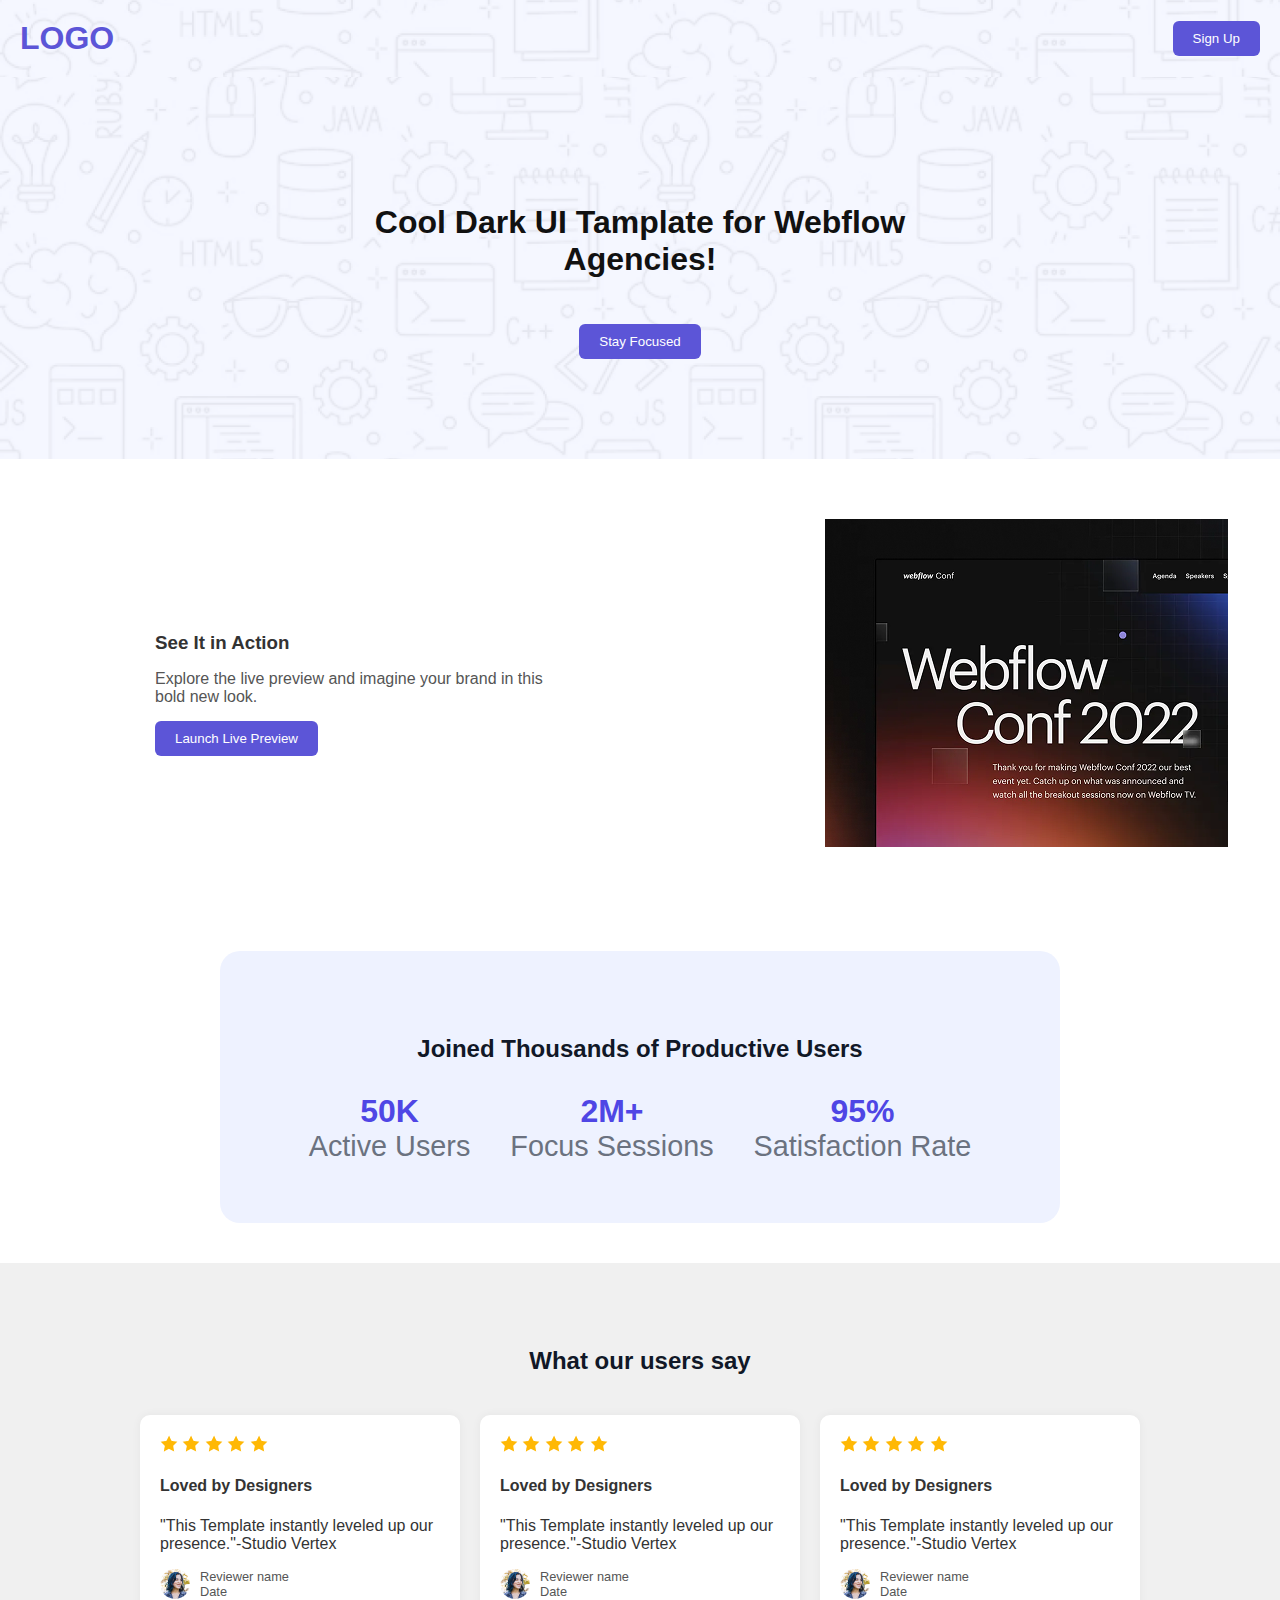
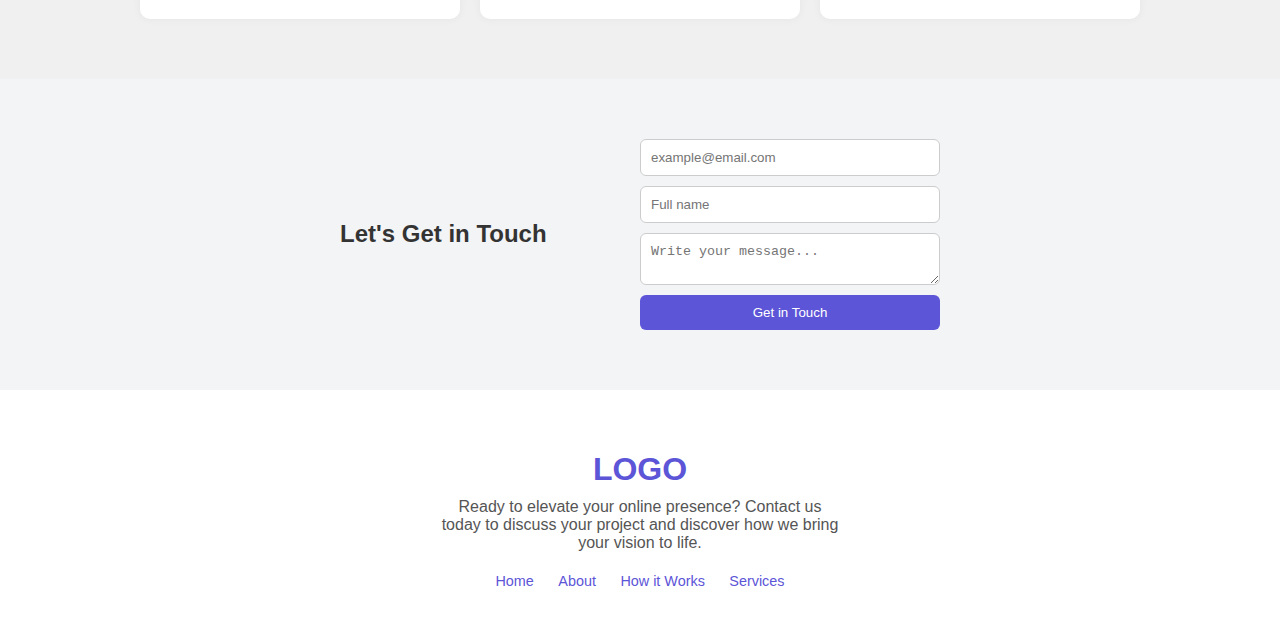
<file: index.html>
<!DOCTYPE html>
<html lang="en">
<head>
    <meta charset="UTF-8">
    <meta name="viewport" content="width=device-width, initial-scale=1.0">
    <title>Cool Dark UI Tamplate for Webflow Agencies</title>
</head>
<link rel="stylesheet" href="styles/blog.css">
<body>
    <section class="hero">
  <header>
    <h1>LOGO</h1>
    <button>Sign Up</button>
  </header>
  <div class="banner">
    <h2>Cool Dark UI Tamplate for Webflow Agencies!</h2>
    <button>Stay Focused</button>
    </div>
  </section>
  <section class="action-section">
  <div class="action-text"> 
  <h3>See It in Action</h3>
  <p>Explore the live preview and imagine your brand in this bold new look.</p>
  <button>Launch Live Preview</button>
  </div>
  <div class="action-image">
    <img src="Assets/wc-mini.png" alt="Webflow Conference">
  </div>
  </section>
  <section class="users-section">
    <h3>Joined Thousands of Productive Users</h3>
    <div class="stats">
        <div class="stat">50K <span>Active Users</span></div>
        <div class="stat">2M+ <span>Focus Sessions</span></div>
        <div class="stat">95% <span>Satisfaction Rate</span></div>
     </div>
 </section>
 <section class="feedback-section">
    <h3>What our users say</h3>
    <div class="feedback-cards">
        <div class="card">
        <div class="stars">
 <img src="Assets/icon-star.png" alt="star" class="star-icon">
        <img src="Assets/icon-star.png" alt="star" class="star-icon">
        <img src="Assets/icon-star.png" alt="star" class="star-icon">
        <img src="Assets/icon-star.png" alt="star" class="star-icon">
        <img src="Assets/icon-star.png" alt="star" class="star-icon">
    </div>
    <h4>Loved by Designers</h4>
    <p>"This Template instantly leveled up our presence."-Studio Vertex</p>
    <div class="reviewer">
<img src="Assets/avatar.png" alt="Reviewer" class="reviewer-img">
        <div>
            Reviewer name <br>
            Date
        </div>
    </div>
</div>
 <div class="card">
        <div class="stars">
        <img src="Assets/icon-star.png" alt="star" class="star-icon">
        <img src="Assets/icon-star.png" alt="star" class="star-icon">
        <img src="Assets/icon-star.png" alt="star" class="star-icon">
        <img src="Assets/icon-star.png" alt="star" class="star-icon">
        <img src="Assets/icon-star.png" alt="star" class="star-icon">
    </div>
    <h4>Loved by Designers</h4>
    <p>"This Template instantly leveled up our presence."-Studio Vertex</p>
    <div class="reviewer">
<img src="Assets/avatar.png" alt="Reviewer" class="reviewer-img">        <div>
            Reviewer name <br>
            Date
        </div>
    </div>
</div>
 <div class="card">
        <div class="stars">
        <img src="Assets/icon-star.png" alt="star" class="star-icon">
        <img src="Assets/icon-star.png" alt="star" class="star-icon">
        <img src="Assets/icon-star.png" alt="star" class="star-icon">
        <img src="Assets/icon-star.png" alt="star" class="star-icon">
        <img src="Assets/icon-star.png" alt="star" class="star-icon">
    </div>
    <!-- Another comment for 5 commit practice -->
    <h4>Loved by Designers</h4>
    <p>"This Template instantly leveled up our presence."-Studio Vertex</p>
    <div class="reviewer">
<img src="Assets/avatar.png" alt="Reviewer" class="reviewer-img">        <div>
            Reviewer name <br>
            Date
        </div>
    </div>
</div>
</div>
</section>
<!-- Added for 5 commits practice -->
<section class="contact-section">
    <div class="contact-text">Let's Get in Touch</div>
    <form class="contact-form">
    <input type="email" placeholder="example@email.com">
    <input type="text" placeholder="Full name">
    <textarea placeholder="Write your message..."></textarea>
    <button>Get in Touch</button>
    </form>
</section>
<footer>
    <!-- Final comment for 5 commit practice -->
    <h1>LOGO</h1>
    <p>Ready to elevate your online presence? Contact us today to discuss your project and discover
        how we bring your vision to life.</p>
        <div>
            <a href="#">Home</a>
            <a href="#">About</a>
            <a href="#">How it Works</a>
            <a href="#">Services</a>
        </div>
</footer>
</body>
</html>
</file>
<file: styles/blog.css>
body{
    margin: 0; font-family: 'Inter', sans-serif; color: #333;}
    header, .banner{
        background: url(../../Assets/Hero-bg.png) no-repeat center/cover; color:#111;
         padding:20px}
    header{
        display: flex; justify-content:space-between; align-items: center;}
    header h1 {
        margin: 0; color: #5c55d7;}
    header button{background: #5c55d7; color: #fff; border: none; padding:10px 20px;
        border-radius: 6px; cursor: pointer;}
    .banner{display: flex; flex-direction: column; align-items: center;justify-content: center;
        text-align: center; padding: 100px 20px ;}
    .banner h2{font-size: 2em;max-width: 600px;}
    .banner button {background: #5c55d7; color: #fff; border: none; padding:10px 20px;
    border-radius: 6px; cursor: pointer; margin-top: 20px;}

    .action-section {display: flex;align-items: center;justify-content:space-around; flex-wrap: wrap;
    padding: 60px 20px;}
    .action-text {max-width: 400px;}
    .action-text h3 {margin-bottom: 10px;}
    .action-text p {margin-bottom: 15px;color: #555;}
    .action-text button {background:#5c55d7; color: #fff; border: none; padding:10px 20px;
    border-radius: 6px; cursor: pointer;}
    .action-image {max-width: 300px;border-radius:8px;}
    
    .users-section{background:#eef2ff; text-align: center;padding: 60px 20px;border-radius: 20px;
    max-width: 800px;margin: 40px auto;}
    .users-section h3{margin-bottom: 30px; font-weight: 600;font-size: 1.5em;color: #111827;}
    .stats{display: flex;justify-content: center;flex-wrap: wrap;gap:40px;}
    .stat{font-size: 2em;color: #4f46e5; font-weight: 700;}
    .stat span {display: block;font-size: 0.9em;color: #6b7280;font-weight: 400;}
     /* Added comment for 5 commit practice */
    
    .feedback-section{background-color: #f0f0f0; /* Changed for 5 commit practice */;text-align: center;padding: 60px 20px;}
    .feedback-section h3 {margin-bottom: 40px;font-weight: 600;font-size: 1.5em;color: #111827;}
    .feedback-cards{display: flex;justify-content: center;align-items: stretch;gap: 20px;
     flex-wrap: wrap;max-width: 1000px;margin: auto;}
    .card{background: #fff;border-radius: 10px;padding: 20px;flex:1 1 250px; max-width: 300px;
    text-align: left;box-shadow: 0 0 10px rgba(0,0,0,0.05);}
    .starts{color: #facc15;margin-bottom: 10px;}
    .reviewer{display: flex;align-items: center; gap: 10px;margin-top: 10px;}
    .reviewer img{width: 30px;height: 30px;border-radius: 50%;}
    .reviewer div{font-size: 0.8em;color: #555;}

    .contact-section{display: flex;flex-wrap: wrap;align-items: center;justify-content: center;
    padding: 60px 20px;background: #f3f4f6;}
    .contact-text{flex:1; max-width: 300px;font-size: 1.5em;font-weight: 600;}
    .contact-form{flex:1; max-width: 300px;display: flex;flex-direction: column;gap: 10px;}
    .contact-form input, .contact-form textarea{padding: 10px;border: 1px solid #ccc;
    border-radius: 6px;}
    .contact-form button{background: #5c55d7;color: #fff; border: none; padding:10px;
    border-radius: 6px; cursor: pointer;}

    footer{text-align: center;padding: 40px 20px;background: #fff;}
    footer h1{color:#5c55d7;margin-bottom: 10px;}
    footer p {max-width: 400px;margin: auto;color: #555;margin-bottom: 20px;}
    footer a {margin: 0 10px;color: #5c55d7; text-decoration: none;font-size: 0.9em;}

    @media(max-width:768px) {
        .action-section, .contact-section{flex-direction: column;text-align: center;}
    }
</file>
